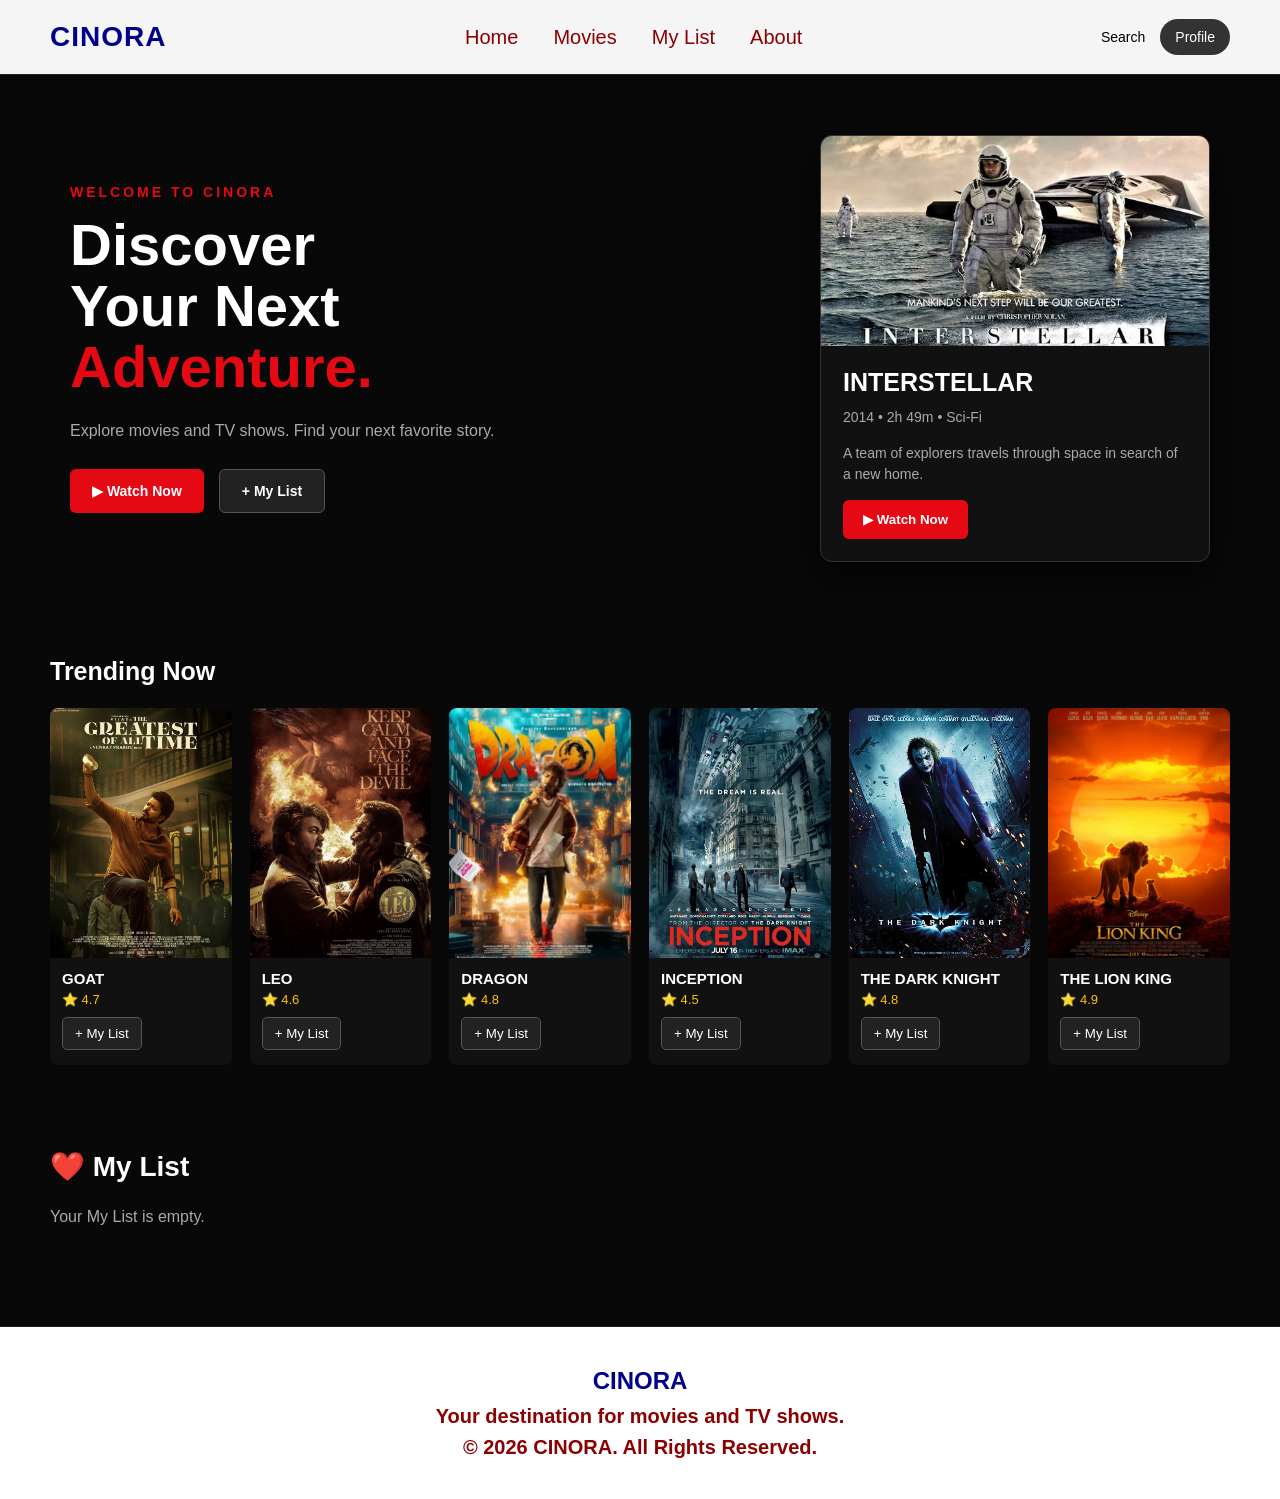
<file: index.html>
<!DOCTYPE html>
<html lang="en">

<head>
    <meta charset="UTF-8">
    <meta name="viewport" content="width=device-width, initial-scale=1.0">

    <title>CINORA</title>

    <link rel="stylesheet" href="style.css">
</head>

<body>

  

    <header>

        <div class="logo">
            CINORA
        </div>

        <nav>
            <a href="#" id="homeLink">Home</a>
            <a href="#movies" id="moviesLink">Movies</a>
            <a href="#mylist" id="myListLink">My List</a>
            <a href="#about" id="aboutlink">About</a>
        </nav>

        <div class="right-menu">

            <button class="search-btn">
                Search
            </button>

            <button class="profile-btn">
                Profile
            </button>

        </div>

    </header>


  

    <section class="hero">

        <div class="hero-content">

            <p class="welcome">
                WELCOME TO CINORA
            </p>

            <h1>
                Discover <br>
                Your Next<br>
                <span>Adventure.</span>
            </h1>

            <p class="description">
                Explore movies and TV shows.
                Find your next favorite story.
            </p>

            <div class="hero-buttons">

                <button id="heroWatch">
                    ▶ Watch Now
                </button>

                <button id="heroList">
                    + My List
                </button>

            </div>

        </div>



        <div class="featured-movie">

            <img src="interstellar.jpg"
                 alt="interstellar">

            <div class="featured-details">

                <h2>
                    INTERSTELLAR
                </h2>

                <p>
                    2014 • 2h 49m • Sci-Fi
                </p>

                <p>
                    A team of explorers travels through
                    space in search of a new home.
                </p>

                <button id="featuredWatch">
                    ▶ Watch Now
                </button>

            </div>

        </div>

    </section>



    <section class="trending" id="movies">

        <h2>
            Trending Now
        </h2>

        <div class="movie-container">


         
            <div class="movie-card">

                <img src="goat.jpg"
                     alt="goat">

                <h3>
                    GOAT
                </h3>

                <p>
                    ⭐ 4.7
                </p>

                <button class="add-list-btn"
                        data-movie="goat">
                    + My List
                </button>

            </div>


           

            <div class="movie-card">

                <img src="leo.jpg"
                     alt="leo">

                <h3>
                    LEO
                </h3>

                <p>
                    ⭐ 4.6
                </p>

                <button class="add-list-btn"
                        data-movie="leo">
                    + My List
                </button>

            </div>



            <div class="movie-card">

                <img src="dragon.jpg"
                     alt="dragon">

                <h3>
                    DRAGON
                </h3>

                <p>
                    ⭐ 4.8
                </p>

                <button class="add-list-btn"
                        data-movie="dragon">
                    + My List
                </button>

            </div>


         

            <div class="movie-card">

                <img src="inception.jpg"
                     alt="inception">

                <h3>
                    INCEPTION
                </h3>

                <p>
                    ⭐ 4.5
                </p>

                <button class="add-list-btn"
                        data-movie="inception">
                    + My List
                </button>

            </div>


         

            <div class="movie-card">

                <img src="the dark knight.jpg"
                     alt="the dark knight">

                <h3>
                    THE DARK KNIGHT
                </h3>

                <p>
                    ⭐ 4.8
                </p>

                <button class="add-list-btn"
                        data-movie="the dark knight">
                    + My List
                </button>

            </div>


            

            <div class="movie-card">

                <img src="the lion king.jpg"
                     alt="the lion king">

                <h3>
                    THE LION KING
                </h3>

                <p>
                    ⭐ 4.9
                </p>

                <button class="add-list-btn"
                        data-movie="the lion king">
                    + My List
                </button>

            </div>




        </div>

    </section>


    

    <section class="my-list-section" id="mylist">

        <h2>
            ❤️ My List
        </h2>

        <div id="myListContainer">

            <p class="empty-message">
                Your My List is empty.
            </p>

        </div>

    </section>


  

    <div class="video-modal" id="videoModal">

        <div class="video-box">

            <button class="close-video" id="closeVideo">
                ✕
            </button>

            <h2 id="videoTitle">
                Movie Trailer
            </h2>

            <iframe
                id="movieVideo"
                width="100%"
                height="400"
                src=""
                title="Movie Trailer"
                frameborder="0"
                allow="autoplay; encrypted-media"
                allowfullscreen>
            </iframe>

        </div>

    </div>


  

    <footer>

        <h2>
            CINORA
        </h2>

        <p>
            Your destination for movies and TV shows.
        </p>

        <p>
            © 2026 CINORA. All Rights Reserved.
        </p>

    </footer>


  

    <script src="script.js"></script>

</body>

</html>
</file>
<file: style.css>
* {
    margin: 0;
    padding: 0;
    box-sizing: border-box;
}

body {
    background-color: #080808;
    color: white;
    font-family: Arial, sans-serif;
}


/* =========================
   HEADER
========================= */

header {
    height: 75px;
    background-color: whitesmoke;

    display: flex;
    align-items: center;
    justify-content: space-between;

    padding: 0 50px;

    border-bottom: 1px solid #222;
}

.logo {
    color: darkblue;
    font-size: 28px;
    font-weight: bold;
    letter-spacing: 1px;
}


/* =========================
   NAVBAR
========================= */

nav {
    display: flex;
    gap: 35px;
}

nav a {
    color: darkred;
    text-decoration: none;
    font-size: 20px;
    transition: 0.3s;
}

nav a:hover {
    color: orange;
}


/* =========================
   RIGHT MENU
========================= */

.right-menu {
    display: flex;
    align-items: center;
    gap: 15px;
}

.search-btn,
.profile-btn {
    background: transparent;
    border: none;
    color: black;
    cursor: pointer;
    font-size: 14px;
}

.profile-btn {
    background-color: #333;
    color: white;

    padding: 10px 15px;

    border-radius: 50px;
}

.search-btn:hover,
.profile-btn:hover {
    color: gold;
}


/* =========================
   HERO
========================= */

.hero {
    min-height: 520px;

    display: flex;
    align-items: center;
    justify-content: space-between;

    padding: 60px 70px;

    background: linear-gradient(
        90deg,
        #080808 20%,
        rgba(8, 8, 8, 0.85) 50%,
        rgba(8, 8, 8, 0.4)
    );
}

.hero-content {
    width: 48%;
}

.welcome {
    color: #e50914;

    font-size: 14px;
    font-weight: bold;

    letter-spacing: 3px;

    margin-bottom: 15px;
}

.hero h1 {
    font-size: 58px;
    line-height: 1.05;

    margin-bottom: 20px;
}

.hero h1 span {
    color: #e50914;
}

.description {
    color: #aaa;

    font-size: 16px;
    line-height: 1.6;

    max-width: 450px;

    margin-bottom: 25px;
}


/* =========================
   HERO BUTTONS
========================= */

.hero-buttons {
    display: flex;
    gap: 15px;
}

.hero-buttons button {
    padding: 13px 22px;

    border-radius: 6px;

    border: none;

    cursor: pointer;

    font-size: 14px;
    font-weight: bold;
}

.hero-buttons button:first-child {
    background-color: #e50914;
    color: white;
}

.hero-buttons button:first-child:hover {
    background-color: #ff1a25;
}

.hero-buttons button:last-child {
    background-color: #222;
    color: white;

    border: 1px solid #555;
}

.hero-buttons button:last-child:hover {
    background-color: #333;
}


/* =========================
   FEATURED MOVIE
========================= */

.featured-movie {
    width: 390px;

    background-color: #111;

    border: 1px solid #333;

    border-radius: 12px;

    overflow: hidden;

    box-shadow: 0 15px 40px rgba(0, 0, 0, 0.7);
}

.featured-movie img {
    width: 100%;
    height: 210px;

    display: block;

    object-fit: cover;
}

.featured-details {
    padding: 22px;
}

.featured-details h2 {
    font-size: 25px;

    margin-bottom: 10px;
}

.featured-details p {
    color: #aaa;

    font-size: 14px;
    line-height: 1.5;

    margin-bottom: 15px;
}

.featured-details button {
    background-color: #e50914;

    color: white;

    border: none;

    padding: 12px 20px;

    border-radius: 6px;

    cursor: pointer;

    font-weight: bold;
}

.featured-details button:hover {
    background-color: #ff1a25;
}


/* =========================
   TRENDING
========================= */

.trending {
    padding: 35px 50px;
}

.trending > h2 {
    font-size: 25px;

    margin-bottom: 22px;
}

.movie-container {
    display: grid;

    grid-template-columns: repeat(6, 1fr);

    gap: 18px;
}


/* =========================
   MOVIE CARD
========================= */

.movie-card {
    background-color: #111;

    border-radius: 8px;

    overflow: hidden;

    transition: 0.3s;
}

.movie-card:hover {
    transform: translateY(-8px);

    box-shadow: 0 10px 25px rgba(229, 9, 20, 0.25);
}

.movie-card img {
    width: 100%;
    height: 250px;

    display: block;

    object-fit: cover;
}

.movie-card h3 {
    font-size: 15px;

    padding: 12px 12px 5px;
}

.movie-card p {
    color: #ffc107;

    font-size: 13px;

    padding: 0 12px 10px;
}


/* =========================
   MY LIST BUTTON
========================= */

.add-list-btn {
    margin: 0 12px 15px;

    padding: 8px 12px;

    background-color: #222;

    color: white;

    border: 1px solid #555;

    border-radius: 5px;

    cursor: pointer;
}

.add-list-btn:hover {
    background-color: #e50914;
}


/* =========================
   TV SHOWS
========================= */

.tv-section {
    padding: 50px;

    background-color: #0d0d0d;

    text-align: center;
}

.tv-section h2 {
    font-size: 30px;

    margin-bottom: 12px;
}

.tv-section p {
    color: #aaa;

    font-size: 16px;
}


/* =========================
   MY LIST
========================= */

.my-list-section {
    padding: 50px;
}

.my-list-section h2 {
    font-size: 28px;

    margin-bottom: 25px;
}

#myListContainer {
    display: flex;

    flex-wrap: wrap;

    gap: 15px;
}

.my-list-item {
    background-color: #151515;

    border: 1px solid #333;

    border-radius: 8px;

    padding: 15px 20px;

    min-width: 200px;

    display: flex;

    align-items: center;

    justify-content: space-between;

    gap: 20px;
}

.remove-btn {
    background-color: #e50914;

    color: white;

    border: none;

    padding: 7px 10px;

    border-radius: 5px;

    cursor: pointer;
}

.remove-btn:hover {
    background-color: #ff1a25;
}

.empty-message {
    color: #aaa;
}


/* =========================
   VIDEO MODAL
========================= */

.video-modal {
    display: none;

    position: fixed;

    top: 0;
    left: 0;

    width: 100%;
    height: 100%;

    background-color: rgba(0, 0, 0, 0.9);

    align-items: center;
    justify-content: center;

    z-index: 1000;

    padding: 20px;
}

.video-box {
    position: relative;

    width: 800px;
    max-width: 100%;

    background-color: #111;

    padding: 25px;

    border-radius: 10px;
}

.video-box h2 {
    margin-bottom: 20px;
}

.close-video {
    position: absolute;

    top: 10px;
    right: 10px;

    background-color: #e50914;

    color: white;

    border: none;

    border-radius: 50%;

    width: 35px;
    height: 35px;

    cursor: pointer;

    font-size: 16px;
}


/* =========================
   FOOTER
========================= */

footer {
    margin-top: 50px;

    padding: 40px 20px;

    text-align: center;

    background-color: white;

    border-top: 1px solid #222;
}

footer h2 {
    color: darkblue;

    margin-bottom: 10px;
}

footer p {
    color: darkred;

    font-size: 20px;

    margin-top: 8px;

    font-weight: bold;
}


/* =========================
   TABLET
========================= */

@media (max-width: 1000px) {

    .movie-container {
        grid-template-columns: repeat(3, 1fr);
    }

    .hero {
        padding: 50px 40px;
    }

    .featured-movie {
        width: 350px;
    }
}


/* =========================
   MOBILE
========================= */

@media (max-width: 700px) {

    header {
        padding: 0 20px;
    }

    nav {
        display: none;
    }

    .hero {
        flex-direction: column;

        align-items: flex-start;

        gap: 40px;

        padding: 45px 25px;
    }

    .hero-content {
        width: 100%;
    }

    .hero h1 {
        font-size: 42px;
    }

    .featured-movie {
        width: 100%;
    }

    .trending {
        padding: 30px 20px;
    }

    .movie-container {
        grid-template-columns: repeat(2, 1fr);

        gap: 12px;
    }

    .movie-card img {
        height: 220px;
    }

    .my-list-section {
        padding: 30px 20px;
    }

    .tv-section {
        padding: 40px 20px;
    }
}


/* =========================
   SMALL MOBILE
========================= */

@media (max-width: 400px) {

    .logo {
        font-size: 22px;
    }

    .search-btn {
        display: none;
    }

    .hero h1 {
        font-size: 36px;
    }

    .movie-card img {
        height: 190px;
    }
}
</file>
